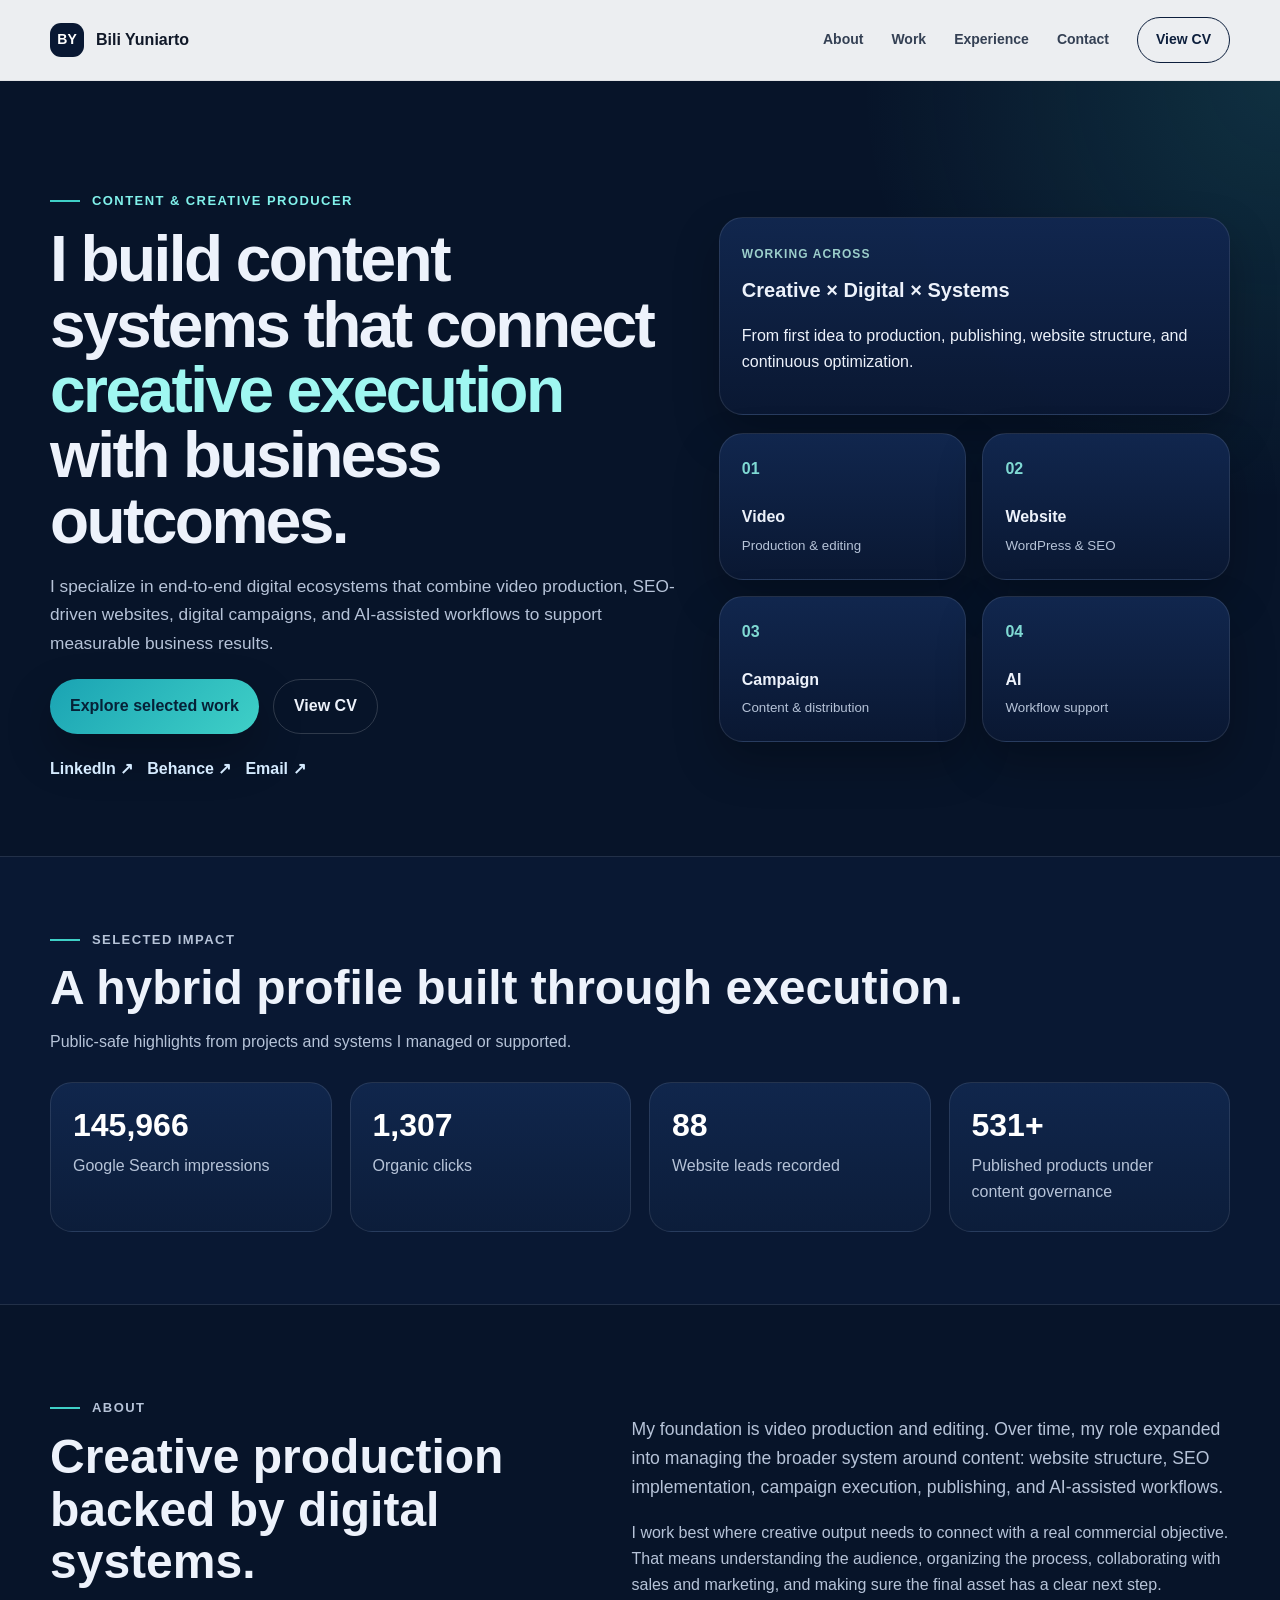
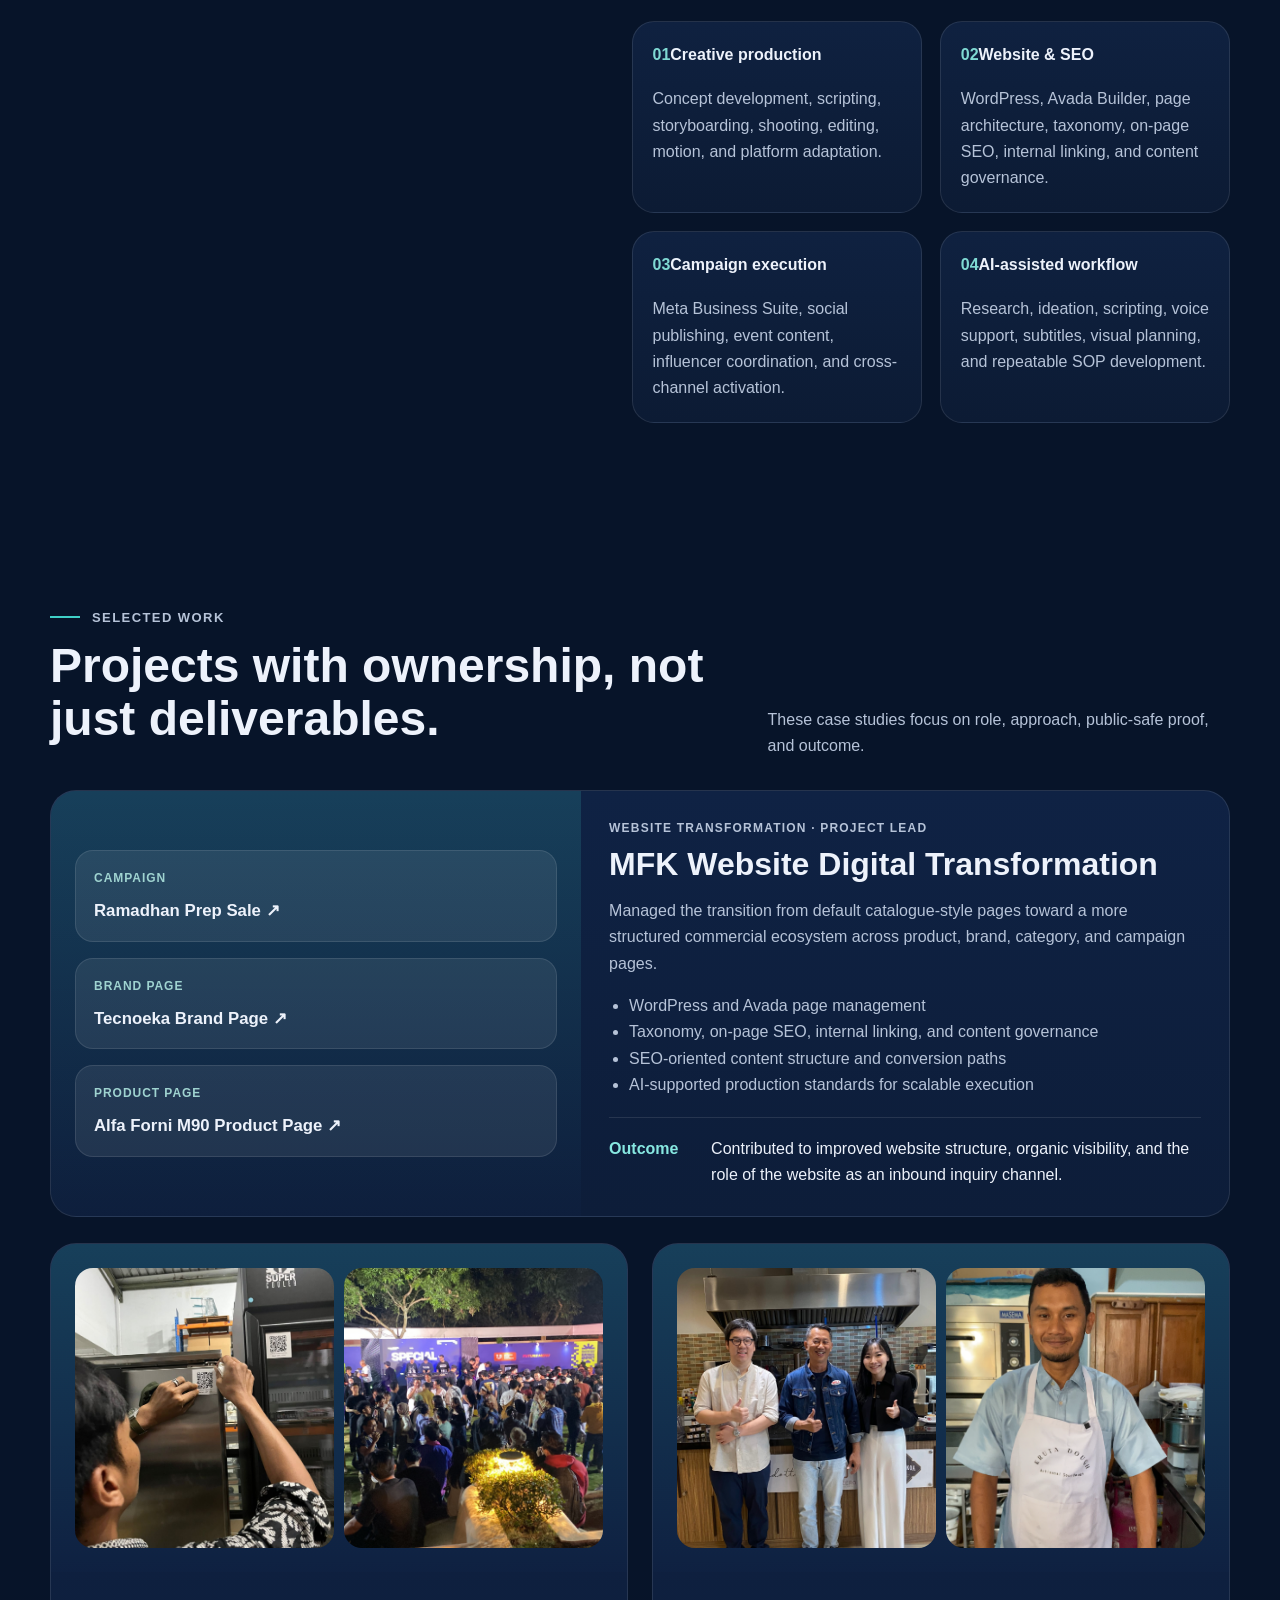
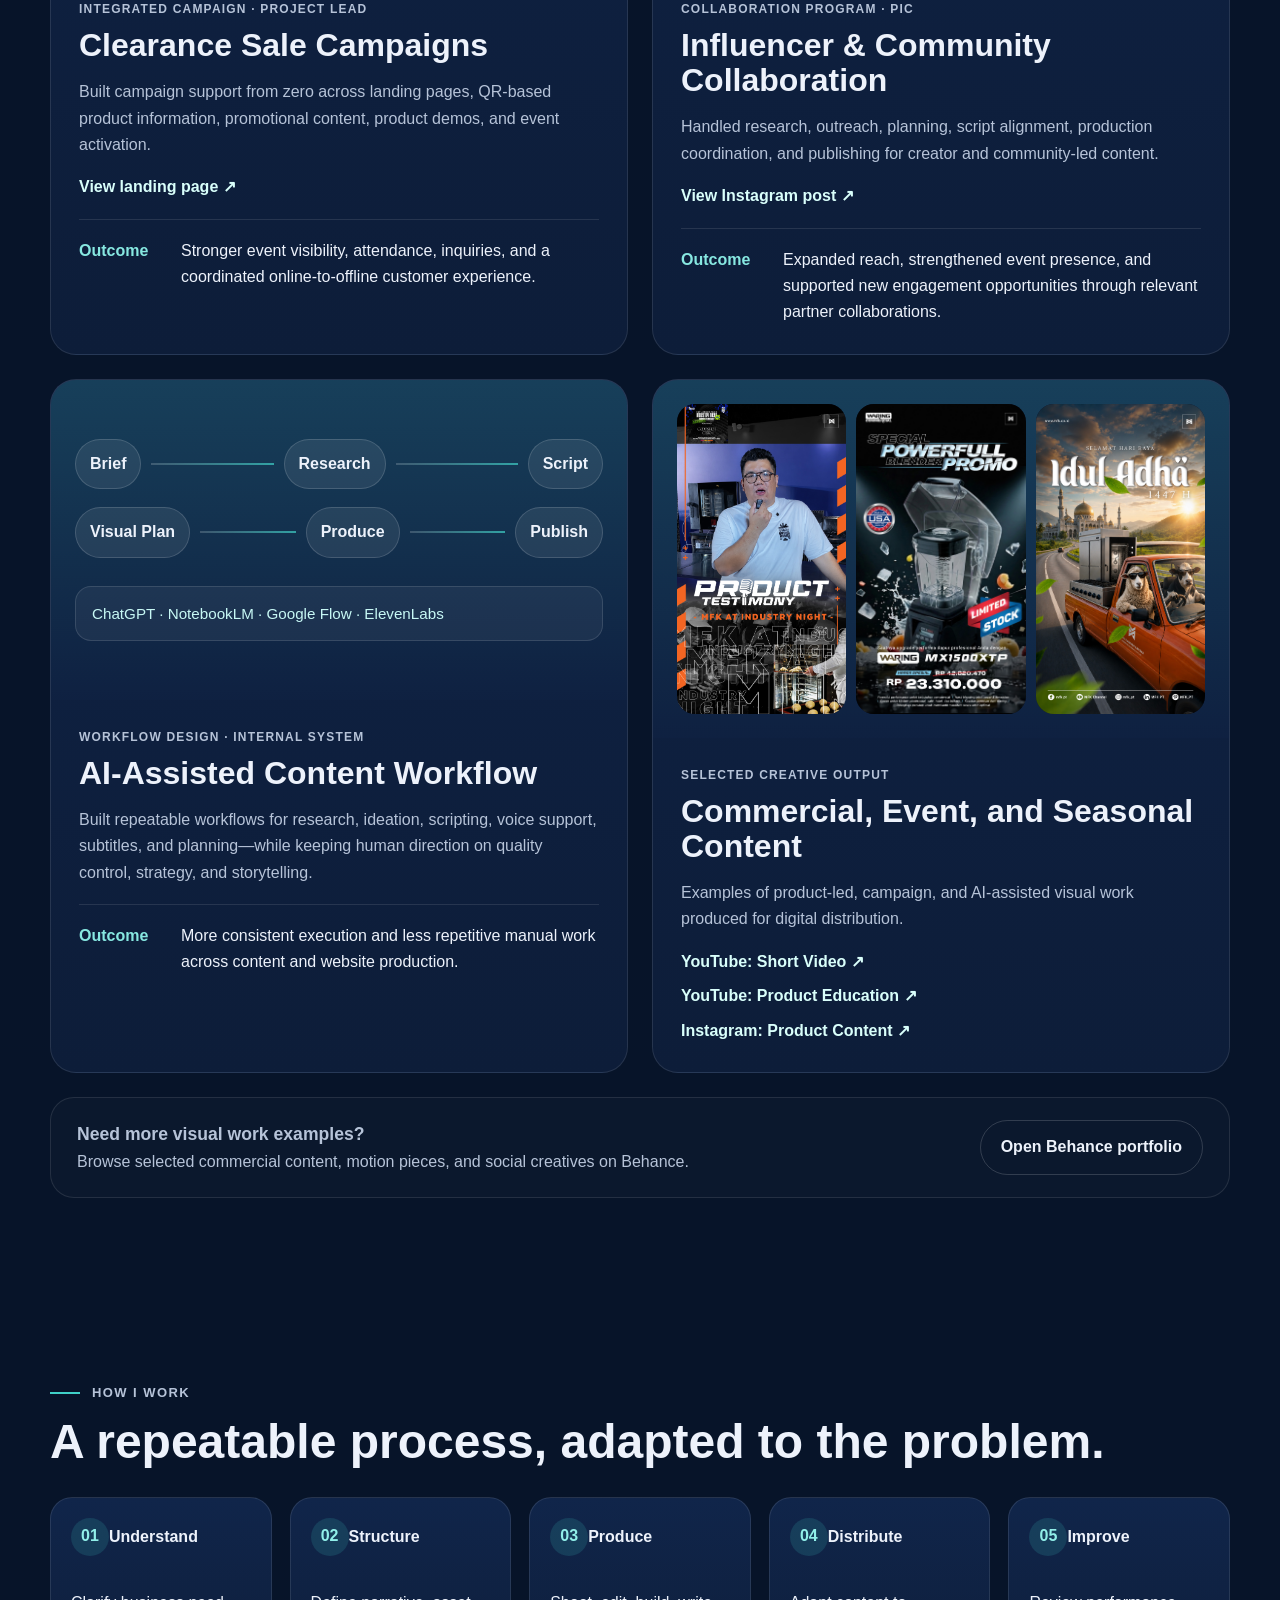
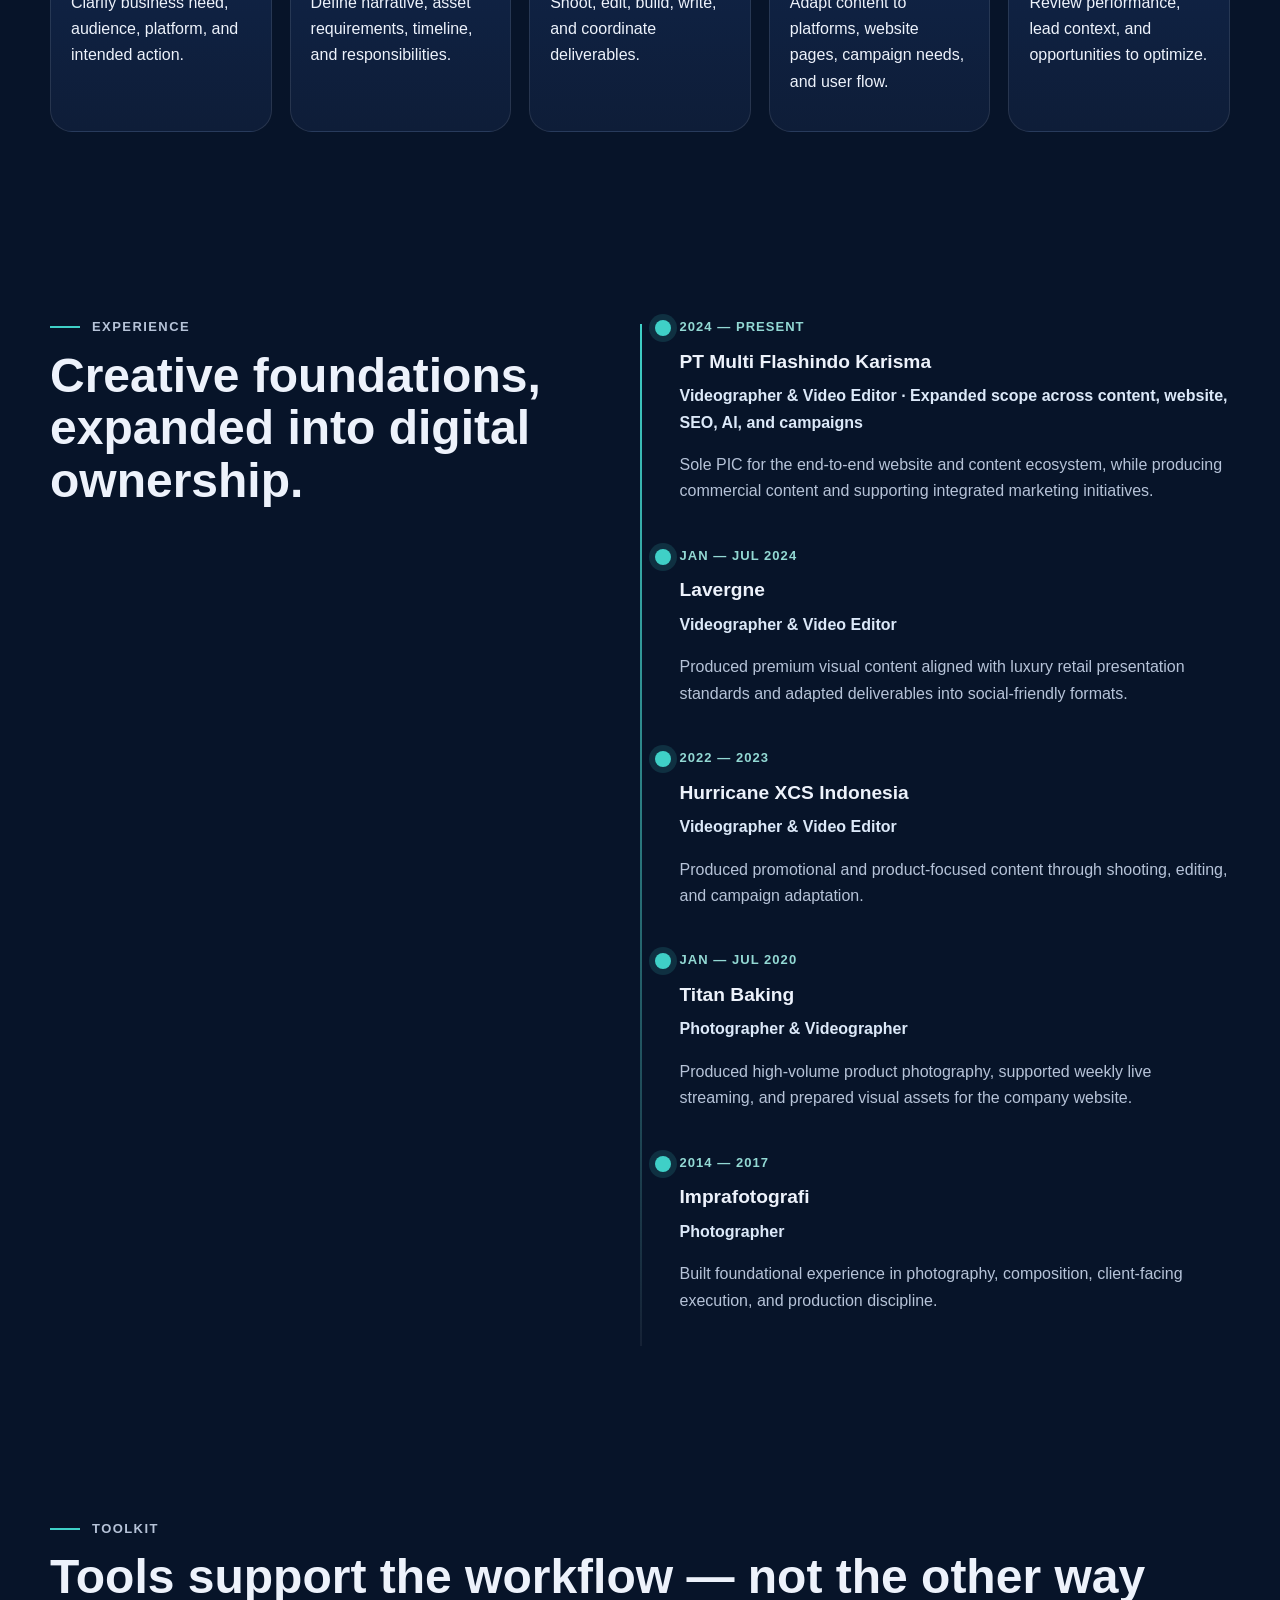
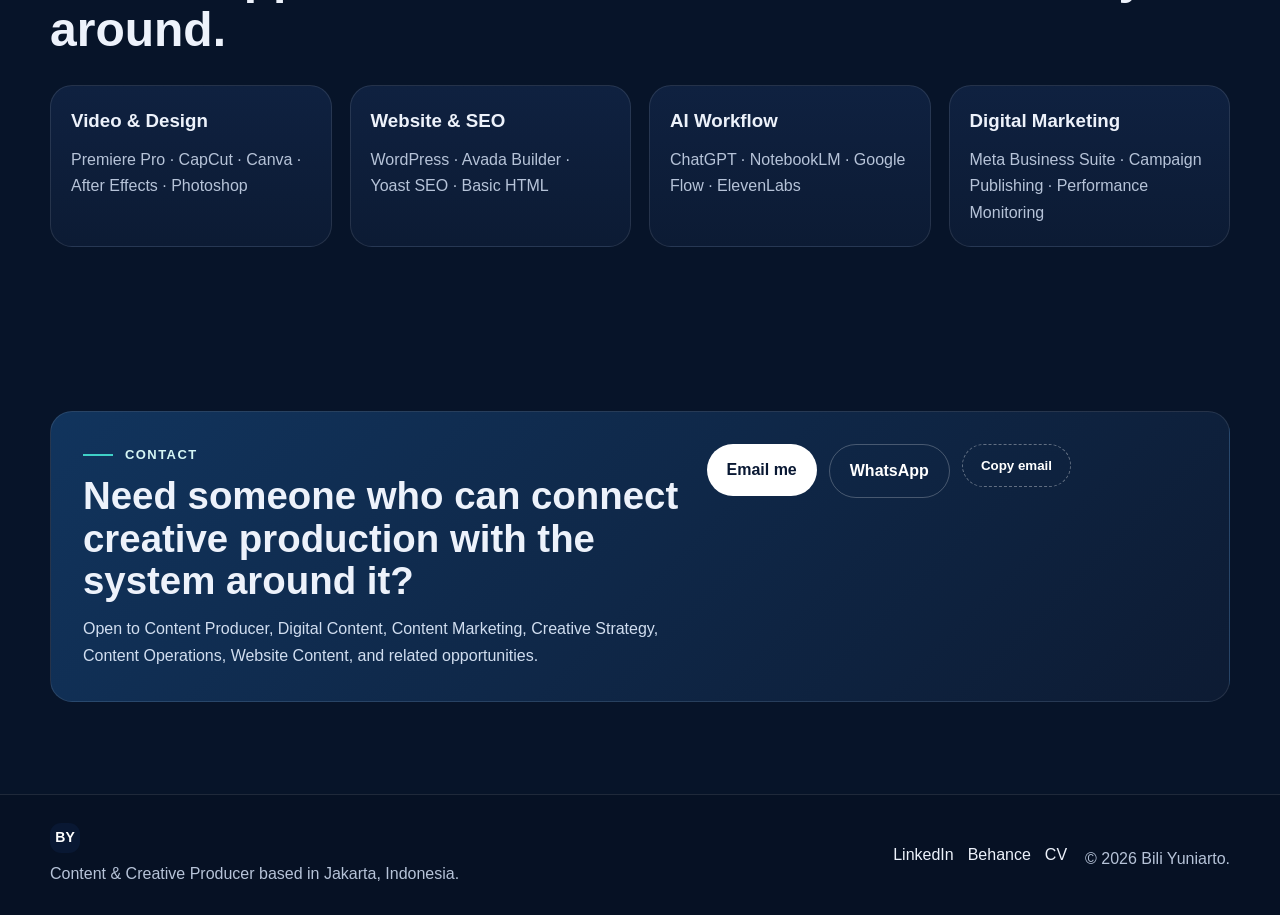
<file: index.html>
<!doctype html>
<html lang="en">
<head>
  <meta charset="utf-8">
  <meta name="viewport" content="width=device-width, initial-scale=1">
  <title>Bili Yuniarto — Content & Creative Producer</title>
  <meta name="description" content="Portfolio of Bili Yuniarto, a Content & Creative Producer working across video production, website and SEO, digital campaigns, and AI-assisted workflows.">
  <meta name="theme-color" content="#091833">
  <meta name="robots" content="index,follow">
  <link rel="canonical" href="https://biliyuniarto.github.io/">
  <link rel="icon" type="image/svg+xml" href="assets/favicon.svg">
  <meta property="og:type" content="website">
  <meta property="og:title" content="Bili Yuniarto — Content & Creative Producer">
  <meta property="og:description" content="Video production, SEO-driven websites, digital campaigns, and AI-assisted workflows.">
  <meta property="og:url" content="https://biliyuniarto.github.io/">
  <meta property="og:image" content="https://biliyuniarto.github.io/assets/og-image.jpg">
  <meta name="twitter:card" content="summary_large_image">
  <link rel="stylesheet" href="style.css">
  <script type="application/ld+json">{"@context":"https://schema.org","@type":"Person","name":"Bili Yuniarto","jobTitle":"Content & Creative Producer","url":"https://biliyuniarto.github.io/","email":"mailto:biliyuniarto1@gmail.com","sameAs":["https://www.linkedin.com/in/bili-yuniarto/","https://www.behance.net/biliyuniarto"],"knowsAbout":["Video Production","WordPress","SEO","Digital Campaigns","AI-Assisted Content Workflows"]}</script>
</head>
<body>
<a class="skip-link" href="#main">Skip to content</a>
<header class="site-header" id="top">
  <div class="container nav-wrap">
    <a class="brand" href="#top"><span class="brand-mark">BY</span><span class="brand-name">Bili Yuniarto</span></a>
    <button class="nav-toggle" type="button" aria-controls="primary-navigation" aria-expanded="false"><span></span><span></span><span></span><span class="sr-only">Open navigation</span></button>
    <nav class="primary-nav" id="primary-navigation">
      <a href="#about">About</a><a href="#work">Work</a><a href="#experience">Experience</a><a href="#contact">Contact</a>
      <a class="nav-cta" href="assets/Bili-Yuniarto-CV.pdf" target="_blank" rel="noopener">View CV</a>
    </nav>
  </div>
</header>
<main id="main">
<section class="hero section"><div class="container hero-grid"><div class="hero-copy reveal"><p class="eyebrow"><span></span>Content & Creative Producer</p><h1>I build content systems that connect <em>creative execution</em> with business outcomes.</h1><p class="hero-lead">I specialize in end-to-end digital ecosystems that combine video production, SEO-driven websites, digital campaigns, and AI-assisted workflows to support measurable business results.</p><div class="hero-actions"><a class="button button-primary" href="#work">Explore selected work</a><a class="button button-secondary" href="assets/Bili-Yuniarto-CV.pdf" target="_blank" rel="noopener">View CV</a></div><div class="hero-links"><a href="https://www.linkedin.com/in/bili-yuniarto/" target="_blank" rel="noopener">LinkedIn ↗</a><a href="https://www.behance.net/biliyuniarto" target="_blank" rel="noopener">Behance ↗</a><a href="mailto:biliyuniarto1@gmail.com">Email ↗</a></div></div><div class="hero-panel reveal"><div class="signal-card signal-card-main"><span class="signal-label">Working across</span><strong>Creative × Digital × Systems</strong><p>From first idea to production, publishing, website structure, and continuous optimization.</p></div><div class="signal-grid"><div class="signal-card"><span>01</span><strong>Video</strong><small>Production & editing</small></div><div class="signal-card"><span>02</span><strong>Website</strong><small>WordPress & SEO</small></div><div class="signal-card"><span>03</span><strong>Campaign</strong><small>Content & distribution</small></div><div class="signal-card"><span>04</span><strong>AI</strong><small>Workflow support</small></div></div></div></div></section>
<section class="impact section-sm"><div class="container"><div class="section-heading reveal"><p class="eyebrow"><span></span>Selected impact</p><h2>A hybrid profile built through execution.</h2><p>Public-safe highlights from projects and systems I managed or supported.</p></div><div class="impact-grid"><article class="metric reveal"><strong>145,966</strong><span>Google Search impressions</span></article><article class="metric reveal"><strong>1,307</strong><span>Organic clicks</span></article><article class="metric reveal"><strong>88</strong><span>Website leads recorded</span></article><article class="metric reveal"><strong>531+</strong><span>Published products under content governance</span></article></div></div></section>
<section class="about section" id="about"><div class="container about-grid"><div class="section-heading reveal"><p class="eyebrow"><span></span>About</p><h2>Creative production backed by digital systems.</h2></div><div class="about-copy reveal"><p class="large-copy">My foundation is video production and editing. Over time, my role expanded into managing the broader system around content: website structure, SEO implementation, campaign execution, publishing, and AI-assisted workflows.</p><p>I work best where creative output needs to connect with a real commercial objective. That means understanding the audience, organizing the process, collaborating with sales and marketing, and making sure the final asset has a clear next step.</p><div class="capability-list"><div><span>01</span><strong>Creative production</strong><p>Concept development, scripting, storyboarding, shooting, editing, motion, and platform adaptation.</p></div><div><span>02</span><strong>Website & SEO</strong><p>WordPress, Avada Builder, page architecture, taxonomy, on-page SEO, internal linking, and content governance.</p></div><div><span>03</span><strong>Campaign execution</strong><p>Meta Business Suite, social publishing, event content, influencer coordination, and cross-channel activation.</p></div><div><span>04</span><strong>AI-assisted workflow</strong><p>Research, ideation, scripting, voice support, subtitles, visual planning, and repeatable SOP development.</p></div></div></div></div></section>
<section class="work section" id="work"><div class="container"><div class="section-heading split-heading reveal"><div><p class="eyebrow"><span></span>Selected work</p><h2>Projects with ownership, not just deliverables.</h2></div><p>These case studies focus on role, approach, public-safe proof, and outcome.</p></div>
<div class="project project-featured reveal"><div class="project-gallery website-stack"><div class="stack-card"><span>Campaign</span><a href="https://mfk.co.id/ramadhansale/" target="_blank" rel="noopener">Ramadhan Prep Sale ↗</a></div><div class="stack-card"><span>Brand Page</span><a href="https://mfk.co.id/brand/tecnoeka/" target="_blank" rel="noopener">Tecnoeka Brand Page ↗</a></div><div class="stack-card"><span>Product Page</span><a href="https://mfk.co.id/product/alfa-forni-gas-pizza-oven-napoli-m90-black/" target="_blank" rel="noopener">Alfa Forni M90 Product Page ↗</a></div></div><div class="project-content"><p class="project-type">Website Transformation · Project Lead</p><h3>MFK Website Digital Transformation</h3><p>Managed the transition from default catalogue-style pages toward a more structured commercial ecosystem across product, brand, category, and campaign pages.</p><ul><li>WordPress and Avada page management</li><li>Taxonomy, on-page SEO, internal linking, and content governance</li><li>SEO-oriented content structure and conversion paths</li><li>AI-supported production standards for scalable execution</li></ul><div class="project-result"><strong>Outcome</strong><span>Contributed to improved website structure, organic visibility, and the role of the website as an inbound inquiry channel.</span></div></div></div>
<div class="projects-grid two-up">
<article class="project reveal"><div class="project-gallery two-shot"><img src="assets/qr-installation.jpg" alt="QR code installation on product display"><img src="assets/industry-night-crowd.jpg" alt="Event crowd during activation"></div><div class="project-content"><p class="project-type">Integrated Campaign · Project Lead</p><h3>Clearance Sale Campaigns</h3><p>Built campaign support from zero across landing pages, QR-based product information, promotional content, product demos, and event activation.</p><div class="project-links"><a class="text-link" href="https://mfk.co.id/ramadhansale/" target="_blank" rel="noopener">View landing page ↗</a></div><div class="project-result"><strong>Outcome</strong><span>Stronger event visibility, attendance, inquiries, and a coordinated online-to-offline customer experience.</span></div></div></article>
<article class="project reveal"><div class="project-gallery two-shot"><img src="assets/community-collab.jpg" alt="Collab With 2 Influencer in FnB"><img src="assets/creator-collab.png" alt="Collab With Wahyu Prasetyo"></div><div class="project-content"><p class="project-type">Collaboration Program · PIC</p><h3>Influencer & Community Collaboration</h3><p>Handled research, outreach, planning, script alignment, production coordination, and publishing for creator and community-led content.</p><div class="project-links"><a class="text-link" href="https://www.instagram.com/p/DRR1KlIkly1/" target="_blank" rel="noopener">View Instagram post ↗</a></div><div class="project-result"><strong>Outcome</strong><span>Expanded reach, strengthened event presence, and supported new engagement opportunities through relevant partner collaborations.</span></div></div></article>
</div>
<div class="projects-grid two-up">
<article class="project reveal"><div class="project-visual visual-ai2"><div class="flow-row"><span>Brief</span><i></i><span>Research</span><i></i><span>Script</span></div><div class="flow-row"><span>Visual Plan</span><i></i><span>Produce</span><i></i><span>Publish</span></div><div class="flow-tools">ChatGPT · NotebookLM · Google Flow · ElevenLabs</div></div><div class="project-content"><p class="project-type">Workflow Design · Internal System</p><h3>AI-Assisted Content Workflow</h3><p>Built repeatable workflows for research, ideation, scripting, voice support, subtitles, and planning—while keeping human direction on quality control, strategy, and storytelling.</p><div class="project-result"><strong>Outcome</strong><span>More consistent execution and less repetitive manual work across content and website production.</span></div></div></article>
<article class="project reveal"><div class="project-gallery creative-grid"><img src="assets/industry-night-poster.jpg" alt="Industry night product testimony creative"><img src="assets/waring-promo.jpg" alt="Waring promotional creative"><img src="assets/idul-adha.jpg" alt="Idul Adha AI-assisted creative"></div><div class="project-content"><p class="project-type">Selected Creative Output</p><h3>Commercial, Event, and Seasonal Content</h3><p>Examples of product-led, campaign, and AI-assisted visual work produced for digital distribution.</p><div class="project-links link-stack"><a class="text-link" href="https://www.youtube.com/watch?v=bHyMY9T2tXM" target="_blank" rel="noopener">YouTube: Short Video ↗</a><a class="text-link" href="https://www.youtube.com/watch?v=lKlTiRGlXGI" target="_blank" rel="noopener">YouTube: Product Education ↗</a><a class="text-link" href="https://www.instagram.com/p/DbDW_zegYiW/" target="_blank" rel="noopener">Instagram: Product Content ↗</a></div></div></article>
</div>
<div class="work-cta reveal"><div><p class="cta-title">Need more visual work examples?</p><p>Browse selected commercial content, motion pieces, and social creatives on Behance.</p></div><a class="button button-secondary" href="https://www.behance.net/biliyuniarto" target="_blank" rel="noopener">Open Behance portfolio</a></div></div></section>
<section class="process section"><div class="container"><div class="section-heading reveal"><p class="eyebrow"><span></span>How I work</p><h2>A repeatable process, adapted to the problem.</h2></div><ol class="process-grid"><li class="reveal"><span>01</span><strong>Understand</strong><p>Clarify business need, audience, platform, and intended action.</p></li><li class="reveal"><span>02</span><strong>Structure</strong><p>Define narrative, asset requirements, timeline, and responsibilities.</p></li><li class="reveal"><span>03</span><strong>Produce</strong><p>Shoot, edit, build, write, and coordinate deliverables.</p></li><li class="reveal"><span>04</span><strong>Distribute</strong><p>Adapt content to platforms, website pages, campaign needs, and user flow.</p></li><li class="reveal"><span>05</span><strong>Improve</strong><p>Review performance, lead context, and opportunities to optimize.</p></li></ol></div></section>
<section class="experience section" id="experience"><div class="container experience-grid"><div class="section-heading reveal"><p class="eyebrow"><span></span>Experience</p><h2>Creative foundations, expanded into digital ownership.</h2></div><div class="timeline"><article class="timeline-item reveal"><div class="timeline-date">2024 — Present</div><div><h3>PT Multi Flashindo Karisma</h3><p class="role">Videographer & Video Editor · Expanded scope across content, website, SEO, AI, and campaigns</p><p>Sole PIC for the end-to-end website and content ecosystem, while producing commercial content and supporting integrated marketing initiatives.</p></div></article><article class="timeline-item reveal"><div class="timeline-date">Jan — Jul 2024</div><div><h3>Lavergne</h3><p class="role">Videographer & Video Editor</p><p>Produced premium visual content aligned with luxury retail presentation standards and adapted deliverables into social-friendly formats.</p></div></article><article class="timeline-item reveal"><div class="timeline-date">2022 — 2023</div><div><h3>Hurricane XCS Indonesia</h3><p class="role">Videographer & Video Editor</p><p>Produced promotional and product-focused content through shooting, editing, and campaign adaptation.</p></div></article><article class="timeline-item reveal"><div class="timeline-date">Jan — Jul 2020</div><div><h3>Titan Baking</h3><p class="role">Photographer & Videographer</p><p>Produced high-volume product photography, supported weekly live streaming, and prepared visual assets for the company website.</p></div></article><article class="timeline-item reveal"><div class="timeline-date">2014 — 2017</div><div><h3>Imprafotografi</h3><p class="role">Photographer</p><p>Built foundational experience in photography, composition, client-facing execution, and production discipline.</p></div></article></div></div></section>
<section class="tools section-sm"><div class="container"><div class="section-heading reveal"><p class="eyebrow"><span></span>Toolkit</p><h2>Tools support the workflow — not the other way around.</h2></div><div class="tools-grid"><div class="tool-group reveal"><h3>Video & Design</h3><p>Premiere Pro · CapCut · Canva · After Effects · Photoshop</p></div><div class="tool-group reveal"><h3>Website & SEO</h3><p>WordPress · Avada Builder · Yoast SEO · Basic HTML</p></div><div class="tool-group reveal"><h3>AI Workflow</h3><p>ChatGPT · NotebookLM · Google Flow · ElevenLabs</p></div><div class="tool-group reveal"><h3>Digital Marketing</h3><p>Meta Business Suite · Campaign Publishing · Performance Monitoring</p></div></div></div></section>
<section class="contact section" id="contact"><div class="container contact-card reveal"><div><p class="eyebrow light"><span></span>Contact</p><h2>Need someone who can connect creative production with the system around it?</h2><p>Open to Content Producer, Digital Content, Content Marketing, Creative Strategy, Content Operations, Website Content, and related opportunities.</p></div><div class="contact-actions"><a class="button button-light" href="mailto:biliyuniarto1@gmail.com">Email me</a><a class="button button-ghost" href="https://wa.me/6285161630906" target="_blank" rel="noopener">WhatsApp</a><button class="copy-email" type="button" data-email="biliyuniarto1@gmail.com">Copy email</button></div></div></section>
</main>
<footer class="site-footer"><div class="container footer-grid"><div><span class="brand-mark small">BY</span><p>Content & Creative Producer based in Jakarta, Indonesia.</p></div><div class="footer-links"><a href="https://www.linkedin.com/in/bili-yuniarto/" target="_blank" rel="noopener">LinkedIn</a><a href="https://www.behance.net/biliyuniarto" target="_blank" rel="noopener">Behance</a><a href="assets/Bili-Yuniarto-CV.pdf" target="_blank" rel="noopener">CV</a></div><p class="copyright">© <span id="year"></span> Bili Yuniarto.</p></div></footer>
<div class="toast" role="status" aria-live="polite">Email copied</div>
<script src="script.js"></script></body></html>
</file>
<file: style.css>
:root{--bg:#071429;--panel:#0d1f3d;--panel2:#10254a;--card:#0f2244;--line:rgba(255,255,255,.1);--text:#edf2fb;--muted:#b6c3d8;--accent:#3fd0c7;--accent2:#1aa3b3;--soft:#d8dee9;--nav:#f4f6f8;--dark:#091833;--shadow:0 20px 45px rgba(0,0,0,.25)}*{box-sizing:border-box}html{scroll-behavior:smooth}body{margin:0;font-family:Inter,Arial,sans-serif;background:var(--bg);color:var(--text);line-height:1.65}img{max-width:100%;display:block}a{text-decoration:none;color:inherit}.container{width:min(1180px,calc(100% - 40px));margin:auto}.section{padding:92px 0}.section-sm{padding:72px 0}.skip-link{position:absolute;left:-9999px}.skip-link:focus{left:16px;top:12px;background:#fff;color:#000;padding:8px 12px;border-radius:8px;z-index:999}.site-header{position:sticky;top:0;z-index:99;background:rgba(244,246,248,.97);backdrop-filter:blur(10px);border-bottom:1px solid rgba(0,0,0,.05)}.nav-wrap{display:flex;align-items:center;justify-content:space-between;min-height:80px}.brand{display:flex;align-items:center;gap:12px;color:#101828;font-weight:700}.brand-mark{display:inline-grid;place-items:center;width:34px;height:34px;border-radius:11px;background:#091833;color:#fff;font-size:14px;font-weight:800}.brand-mark.small{width:30px;height:30px}.brand-name{font-weight:700}.primary-nav{display:flex;align-items:center;gap:28px;color:#344054}.primary-nav a{font-weight:600;font-size:14px}.nav-cta{padding:10px 18px;border:1px solid #0d1f3d;border-radius:999px;color:#0d1f3d}.nav-toggle{display:none;border:0;background:none}.nav-toggle span{display:block;width:22px;height:2px;background:#10254a;margin:4px 0}.sr-only{position:absolute;left:-9999px}.eyebrow{display:flex;align-items:center;gap:12px;text-transform:uppercase;letter-spacing:.11em;font-weight:700;font-size:13px;color:#81f1eb}.eyebrow span{display:inline-block;width:30px;height:2px;background:var(--accent)}.eyebrow.light{color:#d5f6f4}.section-heading h2{font-size:clamp(2rem,4vw,3rem);line-height:1.1;margin:12px 0 14px}.section-heading p{margin:0;color:var(--muted);max-width:700px}.split-heading{display:grid;grid-template-columns:1.2fr .8fr;gap:24px;align-items:end;margin-bottom:30px}.hero{padding:96px 0 74px;background:radial-gradient(circle at top right,rgba(63,208,199,.15),transparent 28%),linear-gradient(180deg,#071429,#071429)}.hero-grid{display:grid;grid-template-columns:1.1fr .9fr;gap:44px;align-items:center}.hero-copy h1{font-size:clamp(2.8rem,5vw,4.6rem);line-height:1.02;margin:16px 0 18px;letter-spacing:-.04em}.hero-copy h1 em{font-style:normal;color:#9ff7f1}.hero-lead{font-size:1.08rem;color:var(--muted);max-width:760px}.hero-actions,.hero-links{display:flex;gap:14px;flex-wrap:wrap;margin-top:22px}.button{display:inline-flex;align-items:center;justify-content:center;gap:8px;padding:13px 20px;border-radius:999px;font-weight:700;transition:.2s ease}.button-primary{background:linear-gradient(135deg,var(--accent2),var(--accent));color:#062137;box-shadow:var(--shadow)}.button-secondary{background:transparent;border:1px solid rgba(255,255,255,.16);color:var(--text)}.button-light{background:#fff;color:#091833}.button-ghost{border:1px solid rgba(255,255,255,.24);color:#fff;background:transparent}.button:hover{transform:translateY(-1px)}.hero-links a{color:#d5ebff;font-weight:600}.hero-panel{display:grid;gap:18px}.signal-card{background:linear-gradient(180deg,rgba(17,39,79,.98),rgba(10,24,51,.98));border:1px solid var(--line);border-radius:24px;padding:22px;box-shadow:var(--shadow)}.signal-card-main strong{display:block;font-size:1.25rem;margin:8px 0}.signal-label{font-size:12px;text-transform:uppercase;letter-spacing:.09em;color:#9ccfcb;font-weight:700}.signal-grid{display:grid;grid-template-columns:repeat(2,1fr);gap:16px}.signal-grid .signal-card{min-height:120px}.signal-grid .signal-card span{display:block;color:#7fd9d3;font-weight:700;margin-bottom:22px}.signal-grid small{display:block;color:var(--muted);margin-top:4px}.impact{background:#091833;border-top:1px solid var(--line);border-bottom:1px solid var(--line)}.impact-grid{display:grid;grid-template-columns:repeat(4,1fr);gap:18px;margin-top:26px}.metric{background:linear-gradient(180deg,#10264c,#0c1d3a);border:1px solid var(--line);border-radius:22px;padding:26px 22px}.metric strong{display:block;font-size:2rem;line-height:1;color:#fff;margin-bottom:12px}.metric span{color:var(--muted)}.about-grid,.experience-grid{display:grid;grid-template-columns:.95fr 1.05fr;gap:40px}.large-copy{font-size:1.1rem;color:#ebf3ff}.about-copy p{color:var(--muted)}.capability-list{display:grid;grid-template-columns:repeat(2,1fr);gap:18px;margin-top:22px}.capability-list div,.tool-group,.contact-card{background:linear-gradient(180deg,#0f2140,#0c1b34);border:1px solid var(--line);border-radius:22px;padding:20px}.capability-list span{display:inline-block;margin-bottom:10px;color:#7fd9d3;font-weight:700}.capability-list p{margin:8px 0 0}.project,.project-featured{background:linear-gradient(180deg,#0f2244,#0d1d39);border:1px solid var(--line);border-radius:26px;overflow:hidden}.project-featured{display:grid;grid-template-columns:.9fr 1.1fr;margin-bottom:26px}.project-gallery,.project-visual{background:linear-gradient(180deg,rgba(63,208,199,.17),rgba(17,37,74,.2));padding:24px;min-height:320px}.website-stack{display:grid;gap:16px;align-content:center}.stack-card{background:rgba(255,255,255,.08);border:1px solid rgba(255,255,255,.1);border-radius:18px;padding:18px 18px 16px}.stack-card span{display:block;font-size:12px;text-transform:uppercase;letter-spacing:.08em;color:#9fd3d0;font-weight:700}.stack-card a{display:block;font-size:1.05rem;font-weight:700;margin-top:8px}.project-content{padding:28px}.project-type{margin:0 0 8px;font-size:12px;color:#8ccfc9;text-transform:uppercase;letter-spacing:.1em;font-weight:800}.project-content h3{font-size:2rem;line-height:1.1;margin:0 0 14px}.project-content p,.project-content li{color:var(--muted)}.project-content ul{margin:14px 0 18px;padding-left:20px}.project-result{display:grid;grid-template-columns:90px 1fr;gap:12px;padding-top:18px;margin-top:18px;border-top:1px solid var(--line)}.project-result strong{color:#87e8e1}.projects-grid{display:grid;gap:24px}.projects-grid.two-up{grid-template-columns:repeat(2,1fr);margin-bottom:24px}.two-shot{display:grid;grid-template-columns:1fr 1fr;gap:10px}.two-shot img,.single-shot img{width:100%;height:280px;object-fit:cover;border-radius:18px}.single-shot img{height:300px;object-fit:contain;background:#0a1631}.creative-grid{display:grid;grid-template-columns:repeat(3,1fr);gap:10px}.creative-grid img{height:310px;object-fit:cover;border-radius:18px;background:#0a1631}.project-links{display:flex;flex-wrap:wrap;gap:12px;margin-top:12px}.link-stack{display:grid;gap:8px}.text-link{font-weight:700;color:#d9fffb}.visual-ai2{display:flex;flex-direction:column;justify-content:center;gap:18px}.flow-row{display:flex;align-items:center;justify-content:space-between;gap:10px}.flow-row span{display:inline-flex;align-items:center;justify-content:center;padding:11px 14px;border-radius:999px;background:rgba(255,255,255,.08);border:1px solid rgba(255,255,255,.15);font-weight:700}.flow-row i{flex:1;height:2px;background:linear-gradient(90deg,rgba(255,255,255,.18),rgba(63,208,199,.7))}.flow-tools{margin-top:10px;padding:14px 16px;border:1px solid rgba(255,255,255,.12);border-radius:16px;color:#c7f8f5;background:rgba(255,255,255,.05);font-size:.95rem}.work-cta{display:flex;align-items:center;justify-content:space-between;gap:20px;background:rgba(255,255,255,.02);border:1px solid var(--line);border-radius:24px;padding:22px 26px}.cta-title{font-size:1.1rem;font-weight:700;margin:0 0 6px}.work-cta p{margin:0;color:var(--muted)}.process-grid{list-style:none;padding:0;margin:28px 0 0;display:grid;grid-template-columns:repeat(5,1fr);gap:18px}.process-grid li{background:linear-gradient(180deg,#10254a,#0e1d38);border:1px solid var(--line);border-radius:22px;padding:20px}.process-grid span{display:inline-grid;place-items:center;width:38px;height:38px;border-radius:50%;background:rgba(63,208,199,.15);color:#91efe9;font-weight:800;margin-bottom:18px}.timeline{position:relative;padding-left:24px}.timeline:before{content:'';position:absolute;left:8px;top:8px;bottom:8px;width:2px;background:linear-gradient(180deg,var(--accent),rgba(255,255,255,.06))}.timeline-item{position:relative;padding:0 0 24px 24px}.timeline-item:before{content:'';position:absolute;left:-1px;top:4px;width:16px;height:16px;border-radius:50%;background:var(--accent);box-shadow:0 0 0 6px rgba(63,208,199,.15)}.timeline-date{font-size:13px;text-transform:uppercase;letter-spacing:.08em;color:#93d9d4;font-weight:800;margin-bottom:8px}.timeline-item h3{margin:0 0 6px;font-size:1.2rem}.role{margin:0 0 8px;color:#dce9f9;font-weight:600}.timeline-item p:last-child{color:var(--muted)}.tools-grid{display:grid;grid-template-columns:repeat(4,1fr);gap:18px;margin-top:28px}.tool-group h3{margin:0 0 10px}.tool-group p{margin:0;color:var(--muted)}.contact-card{display:grid;grid-template-columns:1.1fr .9fr;gap:24px;background:linear-gradient(135deg,#11345d,#0d1b33);padding:32px}.contact-card h2{font-size:clamp(2rem,3vw,2.8rem);line-height:1.1;margin:10px 0 14px}.contact-card p{margin:0;color:#d1def0}.contact-actions{display:flex;align-items:flex-start;justify-content:flex-start;gap:12px;flex-wrap:wrap}.copy-email{padding:13px 18px;border-radius:999px;border:1px dashed rgba(255,255,255,.35);background:transparent;color:#fff;font-weight:700;cursor:pointer}.site-footer{padding:28px 0;border-top:1px solid var(--line);background:#061124}.footer-grid{display:grid;grid-template-columns:1fr auto auto;gap:18px;align-items:center}.footer-grid p{color:var(--muted);margin:8px 0 0}.footer-links{display:flex;gap:14px;flex-wrap:wrap}.toast{position:fixed;right:18px;bottom:18px;background:#fff;color:#091833;padding:12px 16px;border-radius:12px;box-shadow:var(--shadow);opacity:0;transform:translateY(8px);pointer-events:none;transition:.25s}.toast.show{opacity:1;transform:translateY(0)}.reveal{opacity:0;transform:translateY(18px);transition:all .7s ease}.reveal.in-view{opacity:1;transform:none}.nav-open .primary-nav{display:flex}.hide-mobile{display:block}
@media (max-width:1080px){.hero-grid,.about-grid,.experience-grid,.contact-card,.project-featured,.split-heading{grid-template-columns:1fr}.impact-grid,.tools-grid,.process-grid{grid-template-columns:repeat(2,1fr)}.projects-grid.two-up{grid-template-columns:1fr}.footer-grid{grid-template-columns:1fr}.contact-actions{justify-content:flex-start}.project-featured{display:block}}
@media (max-width:760px){.container{width:min(100% - 28px,1180px)}.section{padding:74px 0}.section-sm{padding:56px 0}.primary-nav{display:none;position:absolute;top:80px;left:14px;right:14px;background:#fff;border-radius:18px;padding:18px;flex-direction:column;align-items:flex-start;box-shadow:0 24px 48px rgba(0,0,0,.18)}.primary-nav a{color:#10254a}.nav-toggle{display:block}.signal-grid,.impact-grid,.capability-list,.tools-grid,.process-grid,.creative-grid,.two-shot{grid-template-columns:1fr}.hero-copy h1{font-size:2.5rem}.project-content h3{font-size:1.6rem}.project-gallery,.project-visual{min-height:auto}.work-cta{flex-direction:column;align-items:flex-start}.project-result{grid-template-columns:1fr}.contact-card{padding:24px}.two-shot img,.single-shot img,.creative-grid img{height:auto}.flow-row{flex-wrap:wrap}.flow-row i{display:none}}
</file>
